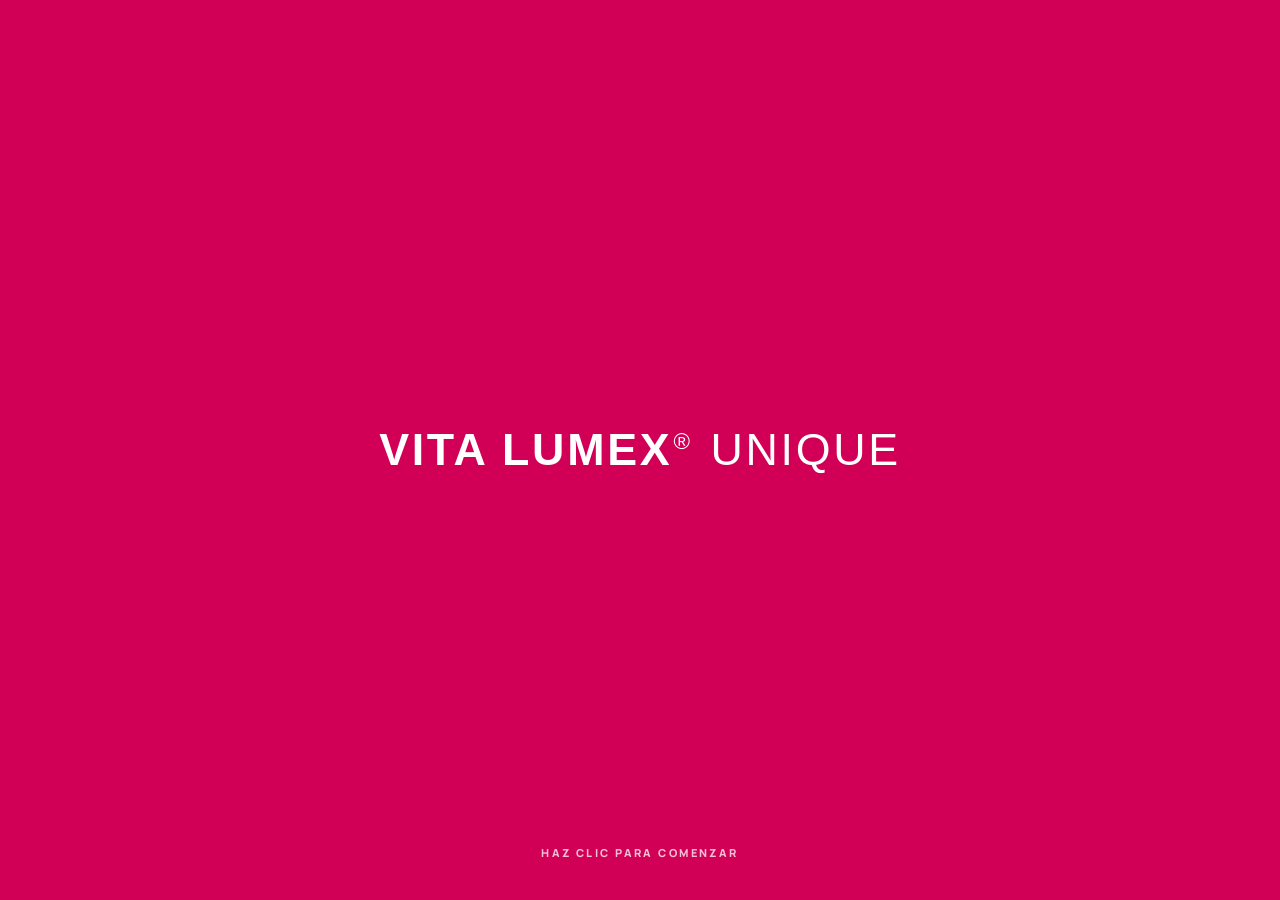
<file: index.html>
<!doctype html>
<html lang="es"><head><meta charset="utf-8"><meta name="viewport" content="width=device-width,initial-scale=1,viewport-fit=cover"><meta name="theme-color" content="#08080a"><meta name="description" content="Masterclass de Norman Díaz: VITA LUMEX UNIQUE GINGIVA. Color, microcapas y textura. 24 de octubre de 2026."><title>VITA LUMEX UNIQUE</title><link rel="preload" href="assets/image48.jpeg" as="image"><link rel="stylesheet" href="styles.css?v=21"></head><body>
<section id="introSplash" class="intro-splash" aria-label="VITA LUMEX UNIQUE" aria-live="polite"><h1 class="brand-title"><span class="part-left">VITA LUMEX<span class="registered">®</span></span><span class="spacer" aria-hidden="true"></span><span class="part-right">UNIQUE</span></h1><span class="intro-hint" aria-hidden="true">Haz clic para comenzar</span></section>
<header class="public-only"><div class="brand"><span class="wordmark">VITA</span><small>LUMEX® UNIQUE<br>GINGIVA MASTERCLASS</small></div><nav class="tools" aria-label="Herramientas"><button id="indexBtn">Índice</button><button id="exploreBtn">Explorar</button><button id="notesBtn">Expositor ↗</button><button id="sourceBtn">Fuentes</button><button id="fullBtn" aria-label="Pantalla completa">⛶</button></nav></header>
<div id="exploreBanner" class="explore-banner public-only" hidden><span>Exploración libre · tu posición de exposición está guardada</span><button id="returnBtn">Volver a la charla</button></div>
<main id="stage" class="stage public-only" aria-label="Diapositiva actual"></main>
<footer class="public-only"><div class="progress-track" aria-hidden="true"><span id="progress"></span></div><div class="footer-left"><span id="counter" class="counter" aria-live="polite"></span><span id="chapter" class="chapter-label"></span></div><div class="footer-right"><button id="prev" class="nav-button" aria-label="Diapositiva anterior">←</button><button id="next" class="nav-button" aria-label="Diapositiva siguiente">→</button></div></footer>
<section id="presenter" class="speaker-only presenter-shell" aria-label="Consola del expositor"></section>
<dialog id="modal"><div class="dialog-header"><h2 id="modalTitle"></h2><button id="closeModal" aria-label="Cerrar diálogo">✕</button></div><div id="modalContent"></div></dialog><div id="toast" class="toast" hidden role="status"></div>
<noscript>Esta presentación interactiva necesita JavaScript habilitado.</noscript>
<script src="slides.js?v=21"></script><script src="app.js?v=21"></script></body></html>
</file>
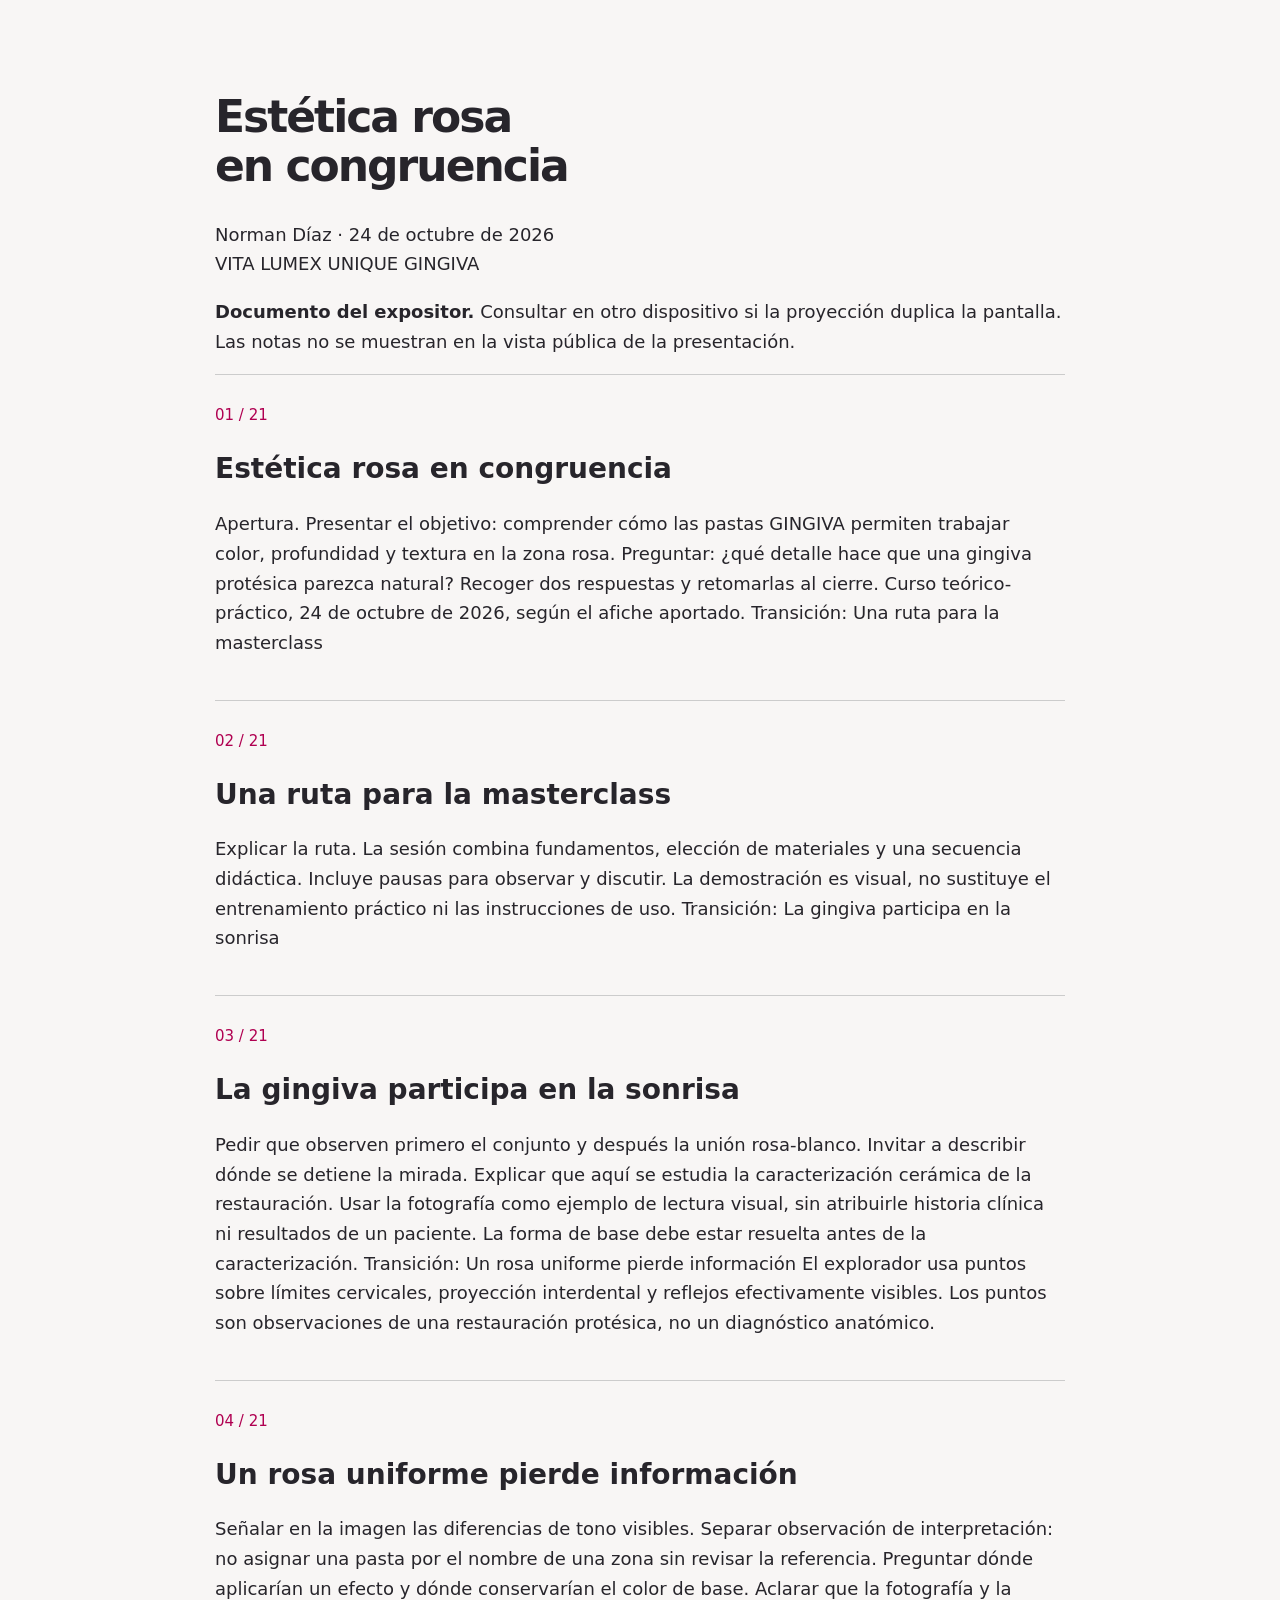
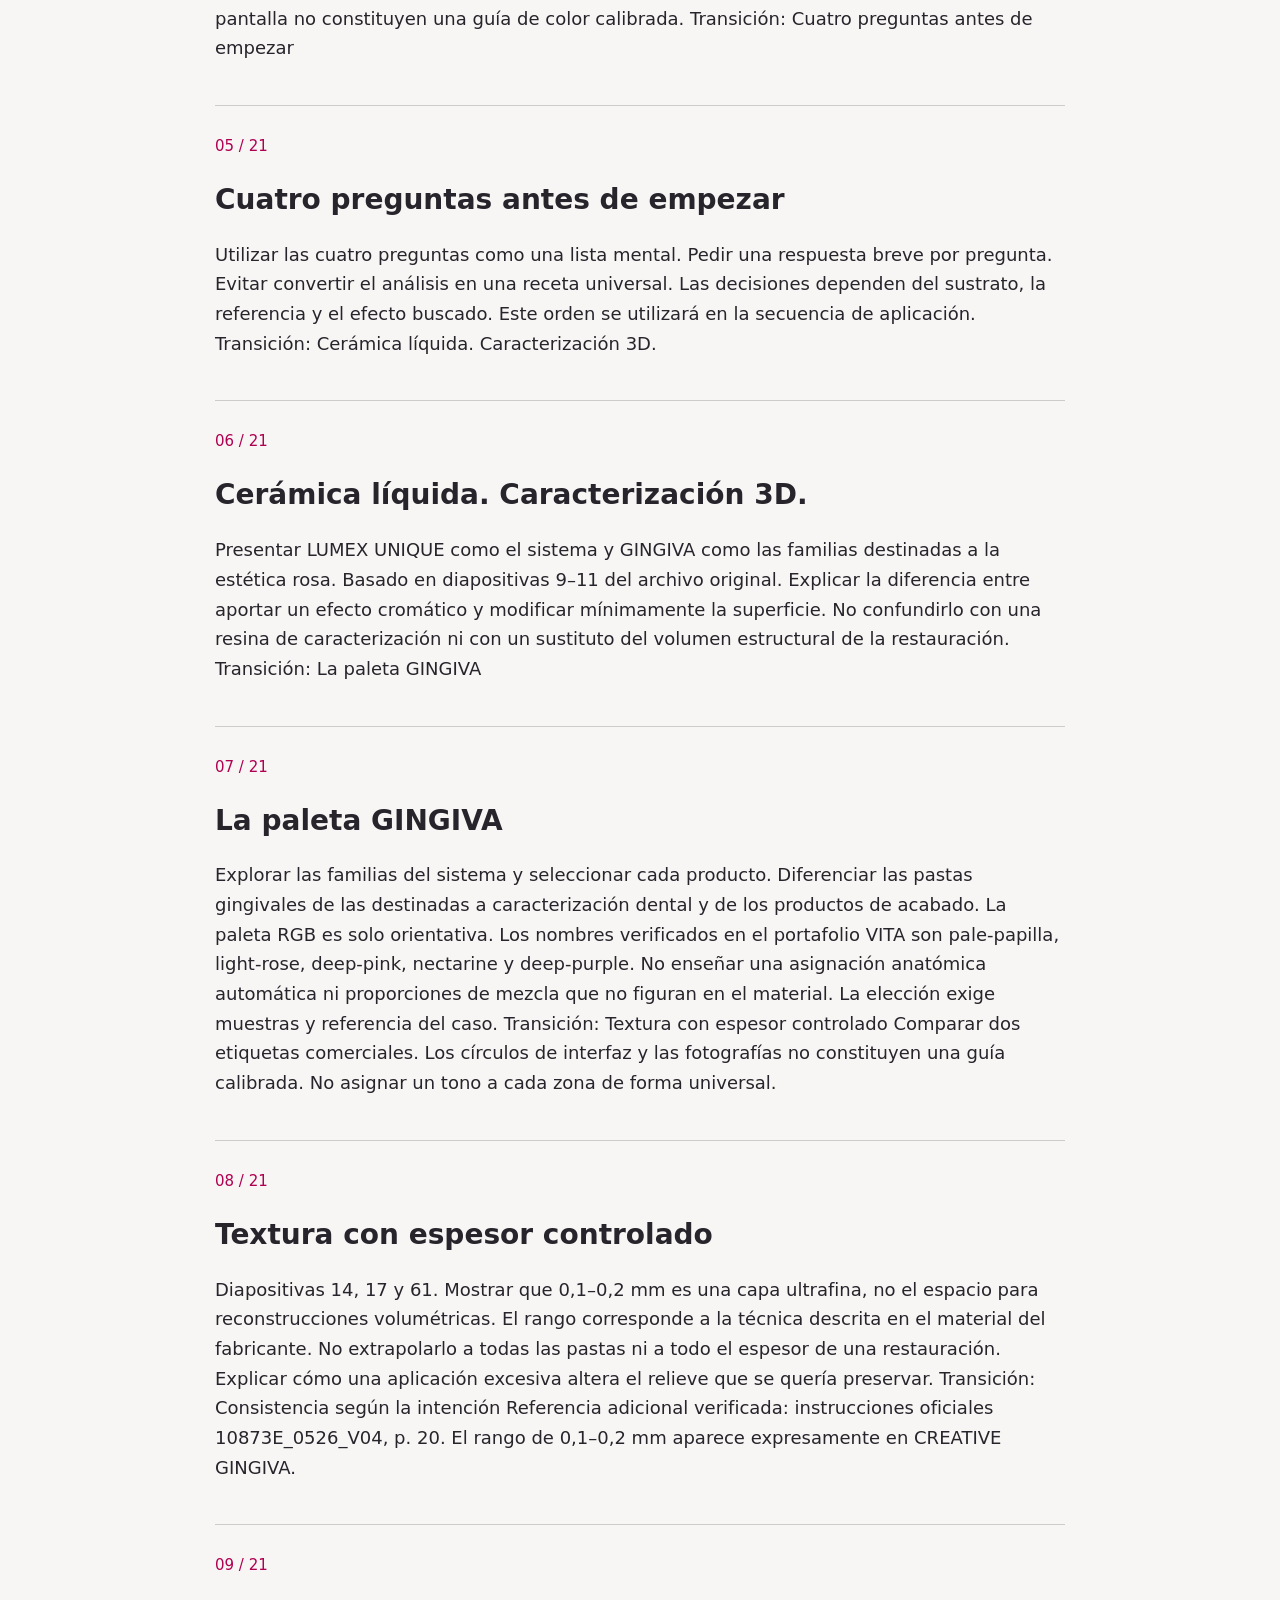
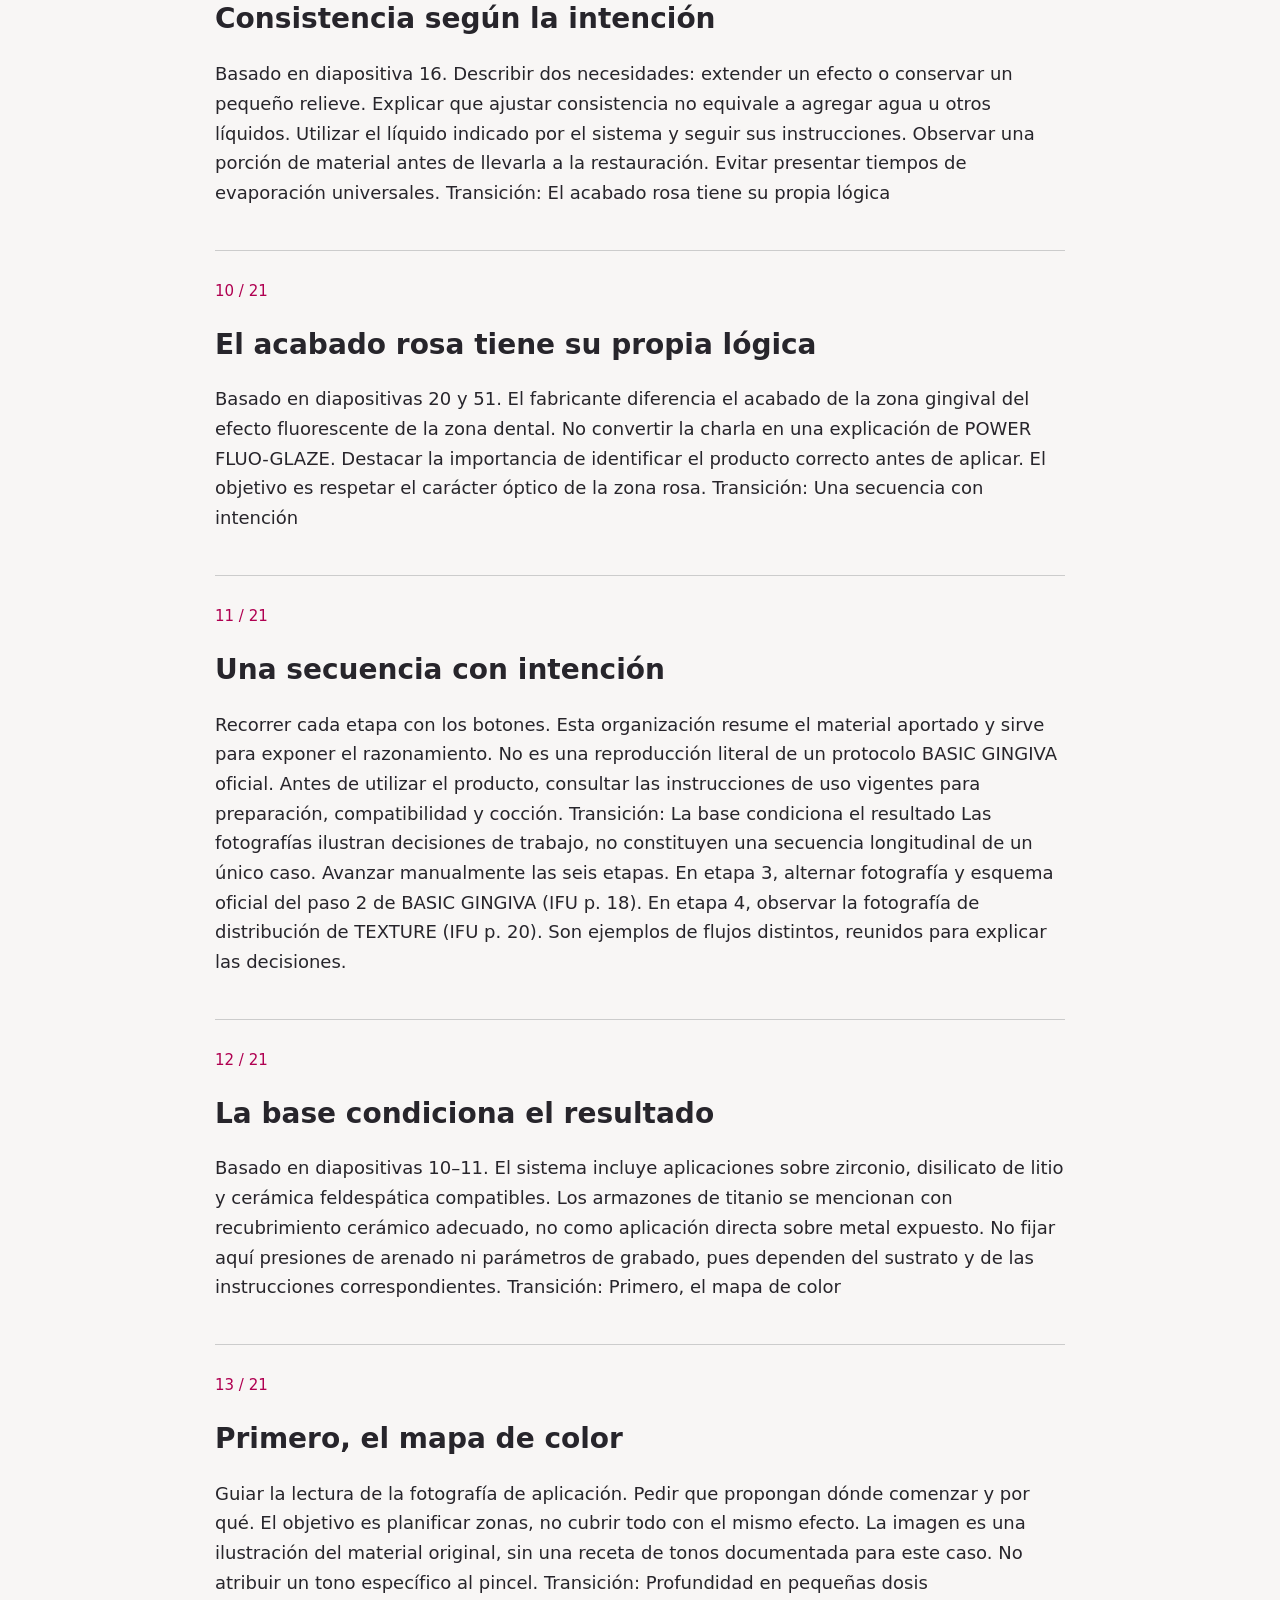
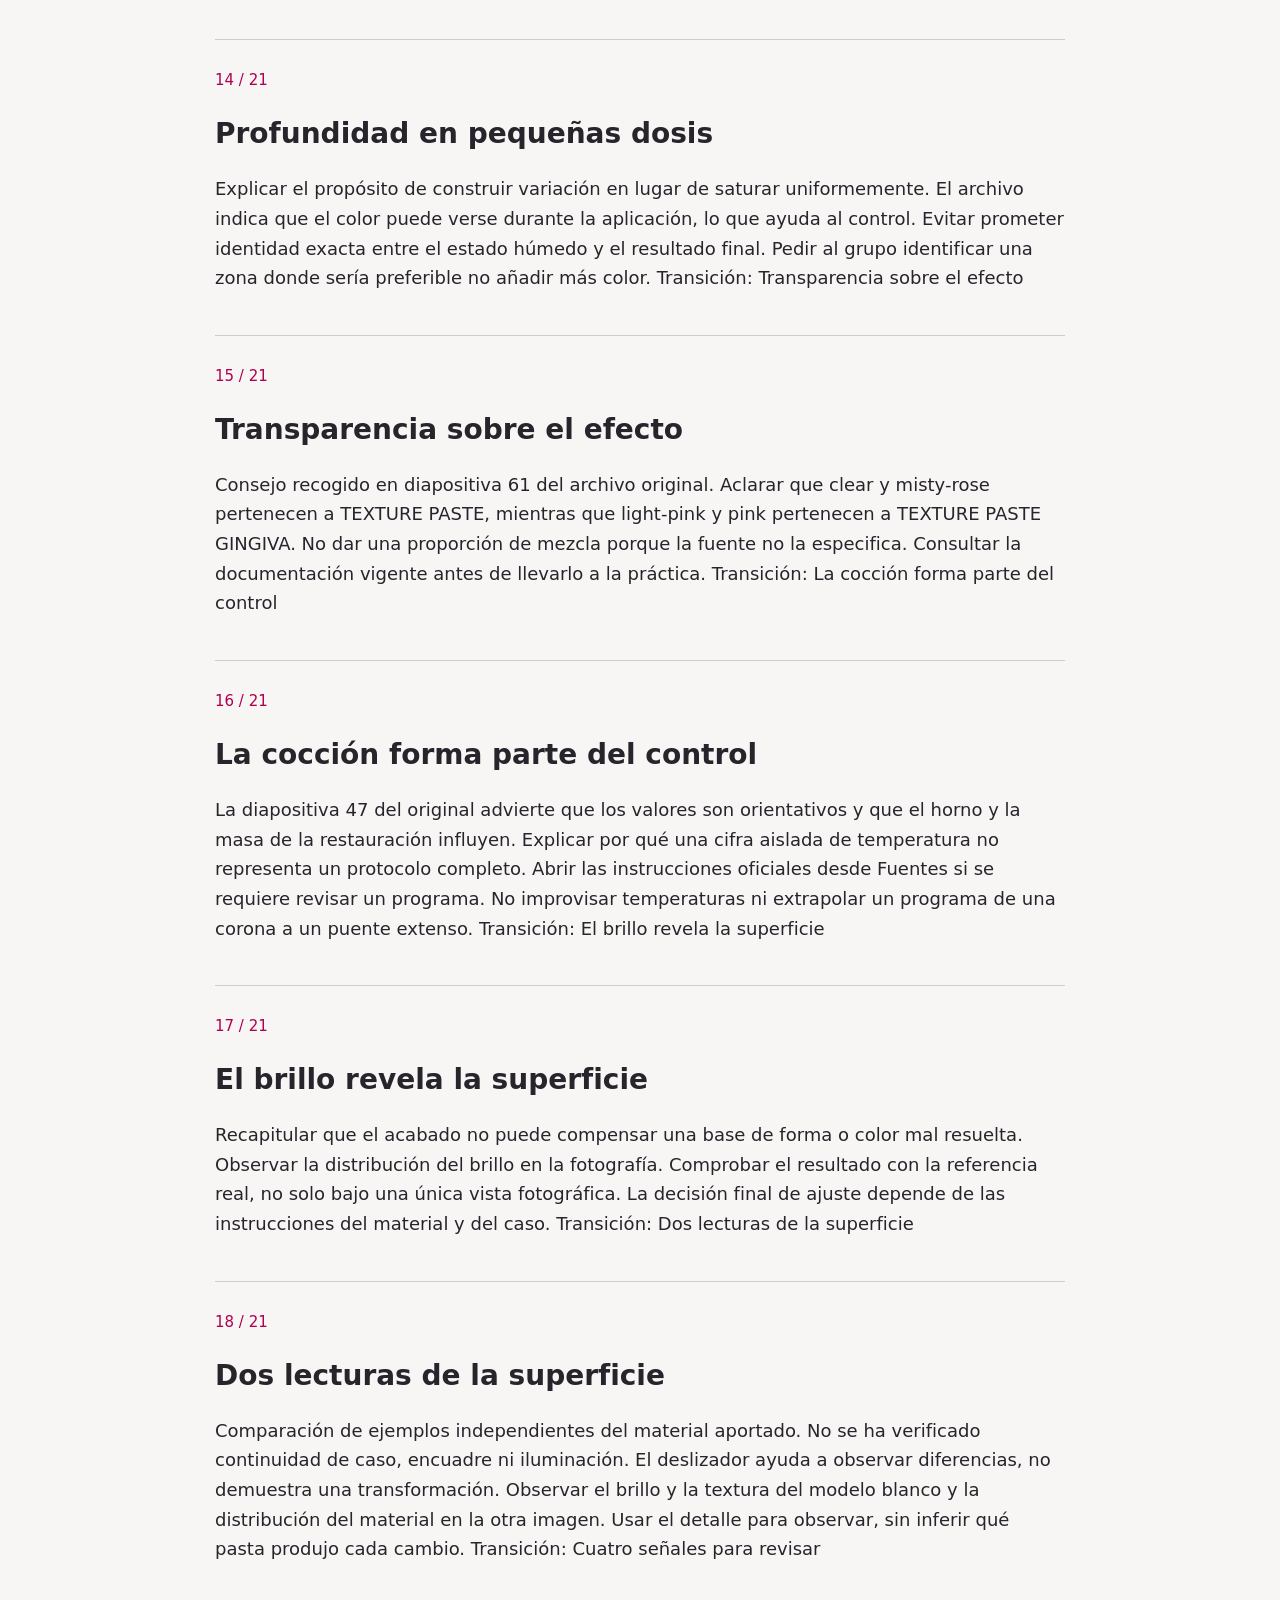
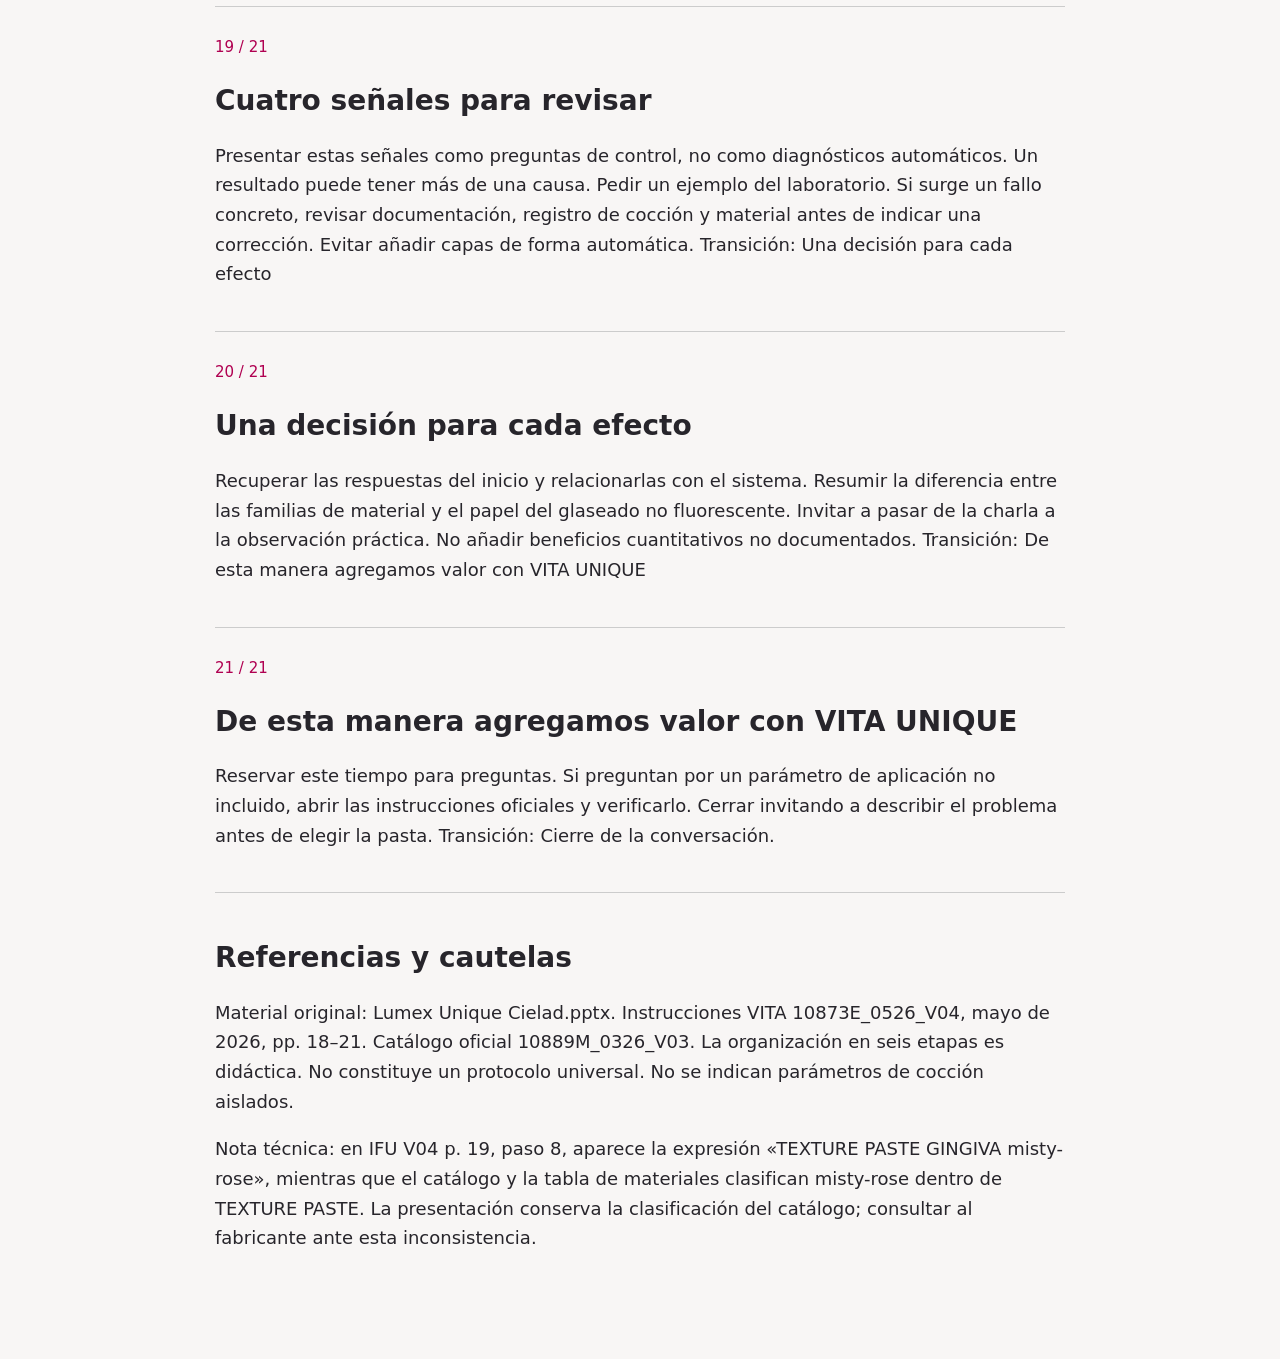
<file: Notas_Norman_Diaz.html>
<!doctype html><html lang="es"><meta charset="utf-8"><meta name="viewport" content="width=device-width,initial-scale=1"><title>Notas de Norman Díaz · GINGIVA</title><style>body{font:18px/1.65 system-ui;background:#f8f6f5;color:#27252b;max-width:850px;margin:40px auto;padding:24px}h1{font-size:44px;line-height:1.1;letter-spacing:-2px}h2{font-size:28px;line-height:1.2}small{color:#b00051}section{border-top:1px solid #ccc;padding:24px 0;break-inside:avoid}@media print{body{font-size:12pt;margin:0}h1{font-size:30pt}h2{font-size:20pt}}</style><h1>Estética rosa<br>en congruencia</h1><p>Norman Díaz · 24 de octubre de 2026<br>VITA LUMEX UNIQUE GINGIVA</p><p><b>Documento del expositor.</b> Consultar en otro dispositivo si la proyección duplica la pantalla. Las notas no se muestran en la vista pública de la presentación.</p><section><small>01 / 21</small><h2>Estética rosa  en congruencia </h2><p>Apertura. Presentar el objetivo: comprender cómo las pastas GINGIVA permiten trabajar color, profundidad y textura en la zona rosa. Preguntar: ¿qué detalle hace que una gingiva protésica parezca natural? Recoger dos respuestas y retomarlas al cierre. Curso teórico-práctico, 24 de octubre de 2026, según el afiche aportado. Transición: Una ruta para la masterclass</p></section><section><small>02 / 21</small><h2>Una ruta para la masterclass</h2><p>Explicar la ruta. La sesión combina fundamentos, elección de materiales y una secuencia didáctica. Incluye pausas para observar y discutir. La demostración es visual, no sustituye el entrenamiento práctico ni las instrucciones de uso. Transición: La gingiva participa en la sonrisa</p></section><section><small>03 / 21</small><h2>La gingiva participa en la sonrisa</h2><p>Pedir que observen primero el conjunto y después la unión rosa-blanco. Invitar a describir dónde se detiene la mirada. Explicar que aquí se estudia la caracterización cerámica de la restauración. Usar la fotografía como ejemplo de lectura visual, sin atribuirle historia clínica ni resultados de un paciente. La forma de base debe estar resuelta antes de la caracterización. Transición: Un rosa uniforme pierde información El explorador usa puntos sobre límites cervicales, proyección interdental y reflejos efectivamente visibles. Los puntos son observaciones de una restauración protésica, no un diagnóstico anatómico.</p></section><section><small>04 / 21</small><h2>Un rosa uniforme pierde información</h2><p>Señalar en la imagen las diferencias de tono visibles. Separar observación de interpretación: no asignar una pasta por el nombre de una zona sin revisar la referencia. Preguntar dónde aplicarían un efecto y dónde conservarían el color de base. Aclarar que la fotografía y la pantalla no constituyen una guía de color calibrada. Transición: Cuatro preguntas antes de empezar</p></section><section><small>05 / 21</small><h2>Cuatro preguntas antes de empezar</h2><p>Utilizar las cuatro preguntas como una lista mental. Pedir una respuesta breve por pregunta. Evitar convertir el análisis en una receta universal. Las decisiones dependen del sustrato, la referencia y el efecto buscado. Este orden se utilizará en la secuencia de aplicación. Transición: Cerámica líquida. Caracterización 3D.</p></section><section><small>06 / 21</small><h2>Cerámica líquida. Caracterización 3D.</h2><p>Presentar LUMEX UNIQUE como el sistema y GINGIVA como las familias destinadas a la estética rosa. Basado en diapositivas 9–11 del archivo original. Explicar la diferencia entre aportar un efecto cromático y modificar mínimamente la superficie. No confundirlo con una resina de caracterización ni con un sustituto del volumen estructural de la restauración. Transición: La paleta GINGIVA</p></section><section><small>07 / 21</small><h2>La paleta GINGIVA</h2><p>Explorar las familias del sistema y seleccionar cada producto. Diferenciar las pastas gingivales de las destinadas a caracterización dental y de los productos de acabado. La paleta RGB es solo orientativa. Los nombres verificados en el portafolio VITA son pale-papilla, light-rose, deep-pink, nectarine y deep-purple. No enseñar una asignación anatómica automática ni proporciones de mezcla que no figuran en el material. La elección exige muestras y referencia del caso. Transición: Textura con espesor controlado Comparar dos etiquetas comerciales. Los círculos de interfaz y las fotografías no constituyen una guía calibrada. No asignar un tono a cada zona de forma universal.</p></section><section><small>08 / 21</small><h2>Textura con espesor controlado</h2><p>Diapositivas 14, 17 y 61. Mostrar que 0,1–0,2 mm es una capa ultrafina, no el espacio para reconstrucciones volumétricas. El rango corresponde a la técnica descrita en el material del fabricante. No extrapolarlo a todas las pastas ni a todo el espesor de una restauración. Explicar cómo una aplicación excesiva altera el relieve que se quería preservar. Transición: Consistencia según la intención Referencia adicional verificada: instrucciones oficiales 10873E_0526_V04, p. 20. El rango de 0,1–0,2 mm aparece expresamente en CREATIVE GINGIVA.</p></section><section><small>09 / 21</small><h2>Consistencia según la intención</h2><p>Basado en diapositiva 16. Describir dos necesidades: extender un efecto o conservar un pequeño relieve. Explicar que ajustar consistencia no equivale a agregar agua u otros líquidos. Utilizar el líquido indicado por el sistema y seguir sus instrucciones. Observar una porción de material antes de llevarla a la restauración. Evitar presentar tiempos de evaporación universales. Transición: El acabado rosa tiene su propia lógica</p></section><section><small>10 / 21</small><h2>El acabado rosa tiene su propia lógica</h2><p>Basado en diapositivas 20 y 51. El fabricante diferencia el acabado de la zona gingival del efecto fluorescente de la zona dental. No convertir la charla en una explicación de POWER FLUO-GLAZE. Destacar la importancia de identificar el producto correcto antes de aplicar. El objetivo es respetar el carácter óptico de la zona rosa. Transición: Una secuencia con intención</p></section><section><small>11 / 21</small><h2>Una secuencia con intención</h2><p>Recorrer cada etapa con los botones. Esta organización resume el material aportado y sirve para exponer el razonamiento. No es una reproducción literal de un protocolo BASIC GINGIVA oficial. Antes de utilizar el producto, consultar las instrucciones de uso vigentes para preparación, compatibilidad y cocción. Transición: La base condiciona el resultado Las fotografías ilustran decisiones de trabajo, no constituyen una secuencia longitudinal de un único caso. Avanzar manualmente las seis etapas. En etapa 3, alternar fotografía y esquema oficial del paso 2 de BASIC GINGIVA (IFU p. 18). En etapa 4, observar la fotografía de distribución de TEXTURE (IFU p. 20). Son ejemplos de flujos distintos, reunidos para explicar las decisiones.</p></section><section><small>12 / 21</small><h2>La base condiciona el resultado</h2><p>Basado en diapositivas 10–11. El sistema incluye aplicaciones sobre zirconio, disilicato de litio y cerámica feldespática compatibles. Los armazones de titanio se mencionan con recubrimiento cerámico adecuado, no como aplicación directa sobre metal expuesto. No fijar aquí presiones de arenado ni parámetros de grabado, pues dependen del sustrato y de las instrucciones correspondientes. Transición: Primero, el mapa de color</p></section><section><small>13 / 21</small><h2>Primero, el mapa de color</h2><p>Guiar la lectura de la fotografía de aplicación. Pedir que propongan dónde comenzar y por qué. El objetivo es planificar zonas, no cubrir todo con el mismo efecto. La imagen es una ilustración del material original, sin una receta de tonos documentada para este caso. No atribuir un tono específico al pincel. Transición: Profundidad en pequeñas dosis</p></section><section><small>14 / 21</small><h2>Profundidad en pequeñas dosis</h2><p>Explicar el propósito de construir variación en lugar de saturar uniformemente. El archivo indica que el color puede verse durante la aplicación, lo que ayuda al control. Evitar prometer identidad exacta entre el estado húmedo y el resultado final. Pedir al grupo identificar una zona donde sería preferible no añadir más color. Transición: Transparencia sobre el efecto</p></section><section><small>15 / 21</small><h2>Transparencia sobre el efecto</h2><p>Consejo recogido en diapositiva 61 del archivo original. Aclarar que clear y misty-rose pertenecen a TEXTURE PASTE, mientras que light-pink y pink pertenecen a TEXTURE PASTE GINGIVA. No dar una proporción de mezcla porque la fuente no la especifica. Consultar la documentación vigente antes de llevarlo a la práctica. Transición: La cocción forma parte del control</p></section><section><small>16 / 21</small><h2>La cocción forma parte del control</h2><p>La diapositiva 47 del original advierte que los valores son orientativos y que el horno y la masa de la restauración influyen. Explicar por qué una cifra aislada de temperatura no representa un protocolo completo. Abrir las instrucciones oficiales desde Fuentes si se requiere revisar un programa. No improvisar temperaturas ni extrapolar un programa de una corona a un puente extenso. Transición: El brillo revela la superficie</p></section><section><small>17 / 21</small><h2>El brillo revela la superficie</h2><p>Recapitular que el acabado no puede compensar una base de forma o color mal resuelta. Observar la distribución del brillo en la fotografía. Comprobar el resultado con la referencia real, no solo bajo una única vista fotográfica. La decisión final de ajuste depende de las instrucciones del material y del caso. Transición: Dos lecturas de la superficie</p></section><section><small>18 / 21</small><h2>Dos lecturas de la superficie</h2><p>Comparación de ejemplos independientes del material aportado. No se ha verificado continuidad de caso, encuadre ni iluminación. El deslizador ayuda a observar diferencias, no demuestra una transformación. Observar el brillo y la textura del modelo blanco y la distribución del material en la otra imagen. Usar el detalle para observar, sin inferir qué pasta produjo cada cambio. Transición: Cuatro señales para revisar</p></section><section><small>19 / 21</small><h2>Cuatro señales para revisar</h2><p>Presentar estas señales como preguntas de control, no como diagnósticos automáticos. Un resultado puede tener más de una causa. Pedir un ejemplo del laboratorio. Si surge un fallo concreto, revisar documentación, registro de cocción y material antes de indicar una corrección. Evitar añadir capas de forma automática. Transición: Una decisión para cada efecto</p></section><section><small>20 / 21</small><h2>Una decisión para cada efecto</h2><p>Recuperar las respuestas del inicio y relacionarlas con el sistema. Resumir la diferencia entre las familias de material y el papel del glaseado no fluorescente. Invitar a pasar de la charla a la observación práctica. No añadir beneficios cuantitativos no documentados. Transición: De esta manera agregamos valor con VITA UNIQUE</p></section><section><small>21 / 21</small><h2>De esta manera agregamos valor con VITA UNIQUE</h2><p>Reservar este tiempo para preguntas. Si preguntan por un parámetro de aplicación no incluido, abrir las instrucciones oficiales y verificarlo. Cerrar invitando a describir el problema antes de elegir la pasta. Transición: Cierre de la conversación.</p></section><section><h2>Referencias y cautelas</h2><p>Material original: Lumex Unique Cielad.pptx. Instrucciones VITA 10873E_0526_V04, mayo de 2026, pp. 18–21. Catálogo oficial 10889M_0326_V03. La organización en seis etapas es didáctica. No constituye un protocolo universal. No se indican parámetros de cocción aislados.</p><p>Nota técnica: en IFU V04 p. 19, paso 8, aparece la expresión «TEXTURE PASTE GINGIVA misty-rose», mientras que el catálogo y la tabla de materiales clasifican misty-rose dentro de TEXTURE PASTE. La presentación conserva la clasificación del catálogo; consultar al fabricante ante esta inconsistencia.</p></section></html>
</file>
<file: styles.css>
@import url('fonts.css');
body.dark:has(.scene img[src$="/image73.png"]),body.dark:has(.scene.split img[src$="/image74.png"]){background:#000}
:root{--pink:#dd0064;--black:#08080a;--paper:#f8f6f5;--ink:#27252b;--muted:#746f78;--line:#82748235;--ease:cubic-bezier(.22,1,.36,1)}
.intro-splash{position:fixed;inset:0;z-index:100;display:flex;align-items:center;justify-content:center;overflow:hidden;background:#d10056;color:#fff;cursor:pointer;transition:opacity .6s cubic-bezier(.4,0,.2,1),visibility .6s cubic-bezier(.4,0,.2,1)}.intro-splash.is-leaving{opacity:0;pointer-events:none}.intro-splash.is-hidden{opacity:0;visibility:hidden;pointer-events:none}.intro-splash .brand-title{display:flex;align-items:baseline;margin:0;color:#fff;font-family:-apple-system,BlinkMacSystemFont,"Segoe UI",Roboto,Helvetica,Arial,sans-serif;font-size:clamp(1.6rem,5vw,2.8rem);letter-spacing:.06em;text-transform:uppercase;user-select:none}.intro-splash .part-left{display:inline-block;font-weight:800;white-space:nowrap;animation:slideInLeft 1.25s cubic-bezier(.22,1,.36,1) forwards}.intro-splash .registered{font-size:.5em;vertical-align:super;font-weight:400;margin-left:.05em}.intro-splash .spacer{width:.4em}.intro-splash .part-right{display:inline-block;font-weight:300;animation:slideInRight 1.25s cubic-bezier(.22,1,.36,1) forwards}.intro-splash.is-leaving .part-left{animation:slideOutLeft .6s cubic-bezier(.4,0,.2,1) forwards}.intro-splash.is-leaving .part-right{animation:slideOutRight .6s cubic-bezier(.4,0,.2,1) forwards}.intro-splash.is-leaving .intro-hint{opacity:0;transition:opacity .2s ease}.intro-hint{position:absolute;bottom:clamp(22px,4.5vh,44px);left:50%;transform:translateX(-50%);font-size:11px;letter-spacing:.22em;text-transform:uppercase;font-family:Manrope,sans-serif;font-weight:600;color:#ffffffc0;pointer-events:none;animation:introHintFade 2.4s ease-in-out infinite;white-space:nowrap}@keyframes introHintFade{0%,100%{opacity:.35;transform:translateX(-50%) translateY(0)}50%{opacity:.92;transform:translateX(-50%) translateY(-2px)}}@keyframes slideInLeft{0%{transform:translateX(-220px);filter:blur(14px);opacity:0}100%{transform:translateX(0);filter:blur(0);opacity:1}}@keyframes slideInRight{0%{transform:translateX(220px);filter:blur(14px);opacity:0}100%{transform:translateX(0);filter:blur(0);opacity:1}}@keyframes slideOutLeft{0%{transform:translateX(0);filter:blur(0);opacity:1}100%{transform:translateX(-240px);filter:blur(16px);opacity:0}}@keyframes slideOutRight{0%{transform:translateX(0);filter:blur(0);opacity:1}100%{transform:translateX(240px);filter:blur(16px);opacity:0}}@media(prefers-reduced-motion:reduce){.intro-splash .part-left,.intro-splash .part-right,.intro-hint{animation:none!important}}
*{box-sizing:border-box}html,body{margin:0;min-height:100%;background:var(--paper);color:var(--ink)}body{font-family:'DM Sans',sans-serif;overflow-x:hidden}button,input,a{touch-action:manipulation}button,a{-webkit-tap-highlight-color:transparent}button{font:inherit;color:inherit;cursor:pointer;border:1px solid var(--line);background:transparent;min-height:44px;padding:10px 16px;border-radius:4px}button:hover{border-color:var(--pink)}button:disabled{opacity:.35;cursor:default}button[aria-pressed=true],button.active{background:var(--pink);border-color:var(--pink);color:white}button:focus-visible,a:focus-visible,input:focus-visible{outline:3px solid #ef5399;outline-offset:4px}a{color:inherit;text-underline-offset:4px}h1,h2,h3{font-family:Manrope,sans-serif;font-weight:500}header{height:76px;display:flex;align-items:center;justify-content:space-between;padding:0 3.4vw;gap:20px;border-bottom:1px solid var(--line)}.brand{display:flex;align-items:center;gap:16px}.wordmark{font-family:Manrope;font-size:22px;letter-spacing:-1px;font-weight:800;color:var(--pink)}.brand small{font-size:10px;letter-spacing:2px}.tools{display:flex;gap:7px;align-items:center}.tools button{font-size:12px}.stage{min-height:calc(100svh - 150px)}.scene{min-height:calc(100svh - 150px);padding:5vh 6vw;position:relative}.split{display:grid;grid-template-columns:.9fr 1.1fr;align-items:center;gap:5vw}.split.reverse{grid-template-columns:1.1fr .9fr}.split.reverse .copy{order:2}.eyebrow{color:var(--pink);font-size:11px;font-weight:700;letter-spacing:2.4px;text-transform:uppercase;margin-bottom:22px}h1{font-size:clamp(36px,4.5vw,78px);line-height:1.06;letter-spacing:-.055em;margin:0 0 25px}h1 em{font-style:normal;color:var(--pink)}.sub{font-size:clamp(17px,1.5vw,24px);line-height:1.5;max-width:44em;color:var(--muted)}.points{list-style:none;padding:0;margin:24px 0 0}.points li{border-top:1px solid var(--line);padding:14px 0;font-size:clamp(16px,1.35vw,22px);line-height:1.4}.points li span{color:var(--pink);font-size:11px;margin-right:16px}figure{margin:0;min-width:0}figure img{display:block;width:100%;max-height:58svh;object-fit:contain}.caption,.hint{font-size:12px;line-height:1.5;color:var(--muted);margin-top:12px}.caption{font-size:10px;letter-spacing:1px}.image-wrap{overflow:hidden;background:#e9e6e5;border-radius:3px}.image-wrap img{transition:transform 1s var(--ease)}.dark{background:var(--black);color:white;--muted:#b5b0b9;--line:#ffffff25}.dark .eyebrow{color:#ff6bac}.dark header .wordmark{color:#ff6bac}.dark button{color:inherit}.hero{display:flex;align-items:center;isolation:isolate;overflow:hidden;padding:7vh 6vw}.hero-bg{position:absolute;inset:0;z-index:-2;overflow:hidden;background:var(--black)}.hero-bg img{width:100%;height:100%;object-fit:cover;object-position:70% 70%;opacity:.8;transform:scale(1.05)}.hero:after{content:'';position:absolute;inset:0;z-index:-1;background:linear-gradient(90deg,#08080af5 4%,#08080acc 35%,#08080a15 85%),linear-gradient(0deg,#08080a9c,transparent 40%)}.hero h1{font-size:clamp(54px,7vw,118px);max-width:10em}.hero .copy{max-width:68%}.hero .sub{color:#eee;letter-spacing:2px;font-size:15px}.signature{display:flex;gap:36px;margin-top:48px;font-size:14px}.signature span{display:block;margin-top:7px;color:#a8a3ad;font-size:12px}.hero .eyebrow{margin-bottom:40px}.agenda{display:grid;grid-template-columns:.8fr 1.2fr;gap:7vw;align-items:center}.chapter-list button{display:grid;grid-template-columns:40px 1fr auto;gap:12px;border:0;border-bottom:1px solid var(--line);border-radius:0;width:100%;text-align:left;padding:24px 0;align-items:center;font-size:clamp(18px,1.8vw,28px)}.chapter-list small{font-size:12px;color:var(--muted)}.chapter-list b{font-size:12px;color:var(--pink)}.statement{display:flex;flex-direction:column;justify-content:center;max-width:1500px;margin:auto}.statement h1{max-width:15em;font-size:clamp(44px,5.8vw,100px)}.statement .points{display:grid;grid-template-columns:repeat(3,1fr);gap:35px;margin-top:40px}.statement .sub{max-width:45em}.interactive-head{display:flex;justify-content:space-between;align-items:end;gap:25px;margin-bottom:24px}.interactive-head h1{font-size:clamp(32px,3.5vw,58px);margin:0}.interactive-head .sub{font-size:15px;max-width:28em}.interactive{padding-top:3.5vh;padding-bottom:3vh}.lab-grid{display:grid;grid-template-columns:1.25fr .75fr;gap:clamp(20px,3vw,32px);align-items:center}.explorer-window{position:relative;overflow:hidden;background:linear-gradient(145deg,#18141ef0,#110e16dc);border-radius:12px;border:1px solid #ffffff1a;box-shadow:0 12px 30px #00000066;aspect-ratio:1.65;max-height:clamp(240px,44vh,380px)}.explorer-canvas{position:absolute;inset:0;transform-origin:var(--ox,50%) var(--oy,50%);transform:scale(var(--zoom,1));transition:transform 1s var(--ease)}.explorer-canvas>img{width:100%;height:100%;object-fit:fill}.hotspot{position:absolute;left:var(--x);top:var(--y);padding:0;transform:translate(-50%,-50%);width:44px;height:44px;min-height:44px;border-radius:50%;background:#08080a88;color:white;border:1px solid white;box-shadow:0 0 0 6px #ffffff15}.hotspot[aria-pressed=true]{box-shadow:0 0 0 9px #dd006433}.hotspot::after{content:'';position:absolute;width:4px;height:4px;background:white;border-radius:50%;left:19px;top:19px}.hotspot span{position:absolute;left:50px;top:9px;white-space:nowrap;background:#08080a;padding:5px;font-size:10px;display:none}.hotspot:hover span,.hotspot:focus span{display:block}.detail-copy h2{font-size:clamp(25px,2.4vw,39px);letter-spacing:-.04em;line-height:1.15}.detail-copy p{font-size:17px;line-height:1.55;color:var(--muted)}.detail-copy .number{font-size:13px;color:var(--pink);letter-spacing:3px}.control-row{display:flex;flex-wrap:wrap;align-items:center;gap:8px;margin-top:20px}.control-row button{font-size:12px}.swatch{min-width:0;border:0;border-bottom:2px solid var(--line);border-radius:0;background:transparent!important;color:inherit!important}.swatch[aria-pressed=true]{border-color:var(--pink)}.swatch i{display:block;background:var(--tone);width:clamp(30px,3.4vw,44px);height:clamp(30px,3.4vw,44px);border-radius:50%;margin:0 auto 6px;transition:transform .35s var(--ease)}.swatch[aria-pressed=true] i{transform:translateY(-6px);box-shadow:0 0 0 5px var(--paper),0 0 0 6px var(--pink)}.workflow-grid{display:grid;grid-template-columns:1.15fr .85fr;gap:35px;align-items:center}.workflow-picture img{width:100%;height:38svh;object-fit:contain}.step-nav{display:flex;gap:7px;margin:20px 0}.step-nav button{flex:1;padding:10px 4px}.step-content h2{font-size:clamp(27px,3vw,44px);letter-spacing:-.04em;margin:10px 0}.step-content p{font-size:18px;line-height:1.5;color:var(--muted)}.step-progress{height:2px;background:var(--line);margin-top:18px}.step-progress span{display:block;height:100%;background:var(--pink);transition:width .4s}.micro-layout{display:grid;grid-template-columns:1.2fr .8fr;gap:clamp(20px,3.5vw,40px);align-items:center}.micro-diagram{width:100%;height:clamp(210px,26vh,260px);background:#141217;border-radius:4px;position:relative;overflow:hidden}.micro-diagram svg{width:100%;height:100%}.micro-controls{display:grid;gap:10px}.micro-controls label{display:grid;gap:4px;font-size:14px}.micro-controls input{width:100%;accent-color:var(--pink);min-height:36px;height:36px}.micro-controls p{margin:0}.micro-controls .control-row{margin-top:6px}.micro-label{font-size:clamp(26px,3vw,44px);font-family:Manrope;letter-spacing:-.04em;color:var(--pink);margin:8px 0 4px}.compare-stage{max-width:min(100%,calc(clamp(220px,44vh,370px)*2));margin:0 auto;display:flex;flex-direction:column;align-items:center}.comparison{position:relative;aspect-ratio:2/1;width:100%;overflow:hidden;background:#19171c;--cut:50%}.comparison .plane{position:absolute;inset:0;overflow:hidden}.comparison .plane img{width:100%;height:100%;object-fit:contain;transition:transform .7s var(--ease)}.comparison .plane.b{clip-path:inset(0 0 0 var(--cut));background:#19171c}.comparison .divider{position:absolute;left:var(--cut);height:100%;border-left:2px solid white;pointer-events:none}.comparison .divider:after{content:'↔';position:absolute;top:50%;left:-23px;width:44px;height:44px;display:grid;place-items:center;background:var(--pink);border-radius:50%;color:white}.comparison .badge{position:absolute;top:12px;left:16px;background:#08080ab0;color:white;padding:7px 12px;font-size:11px}.comparison .badge.right{left:auto;right:16px}.compare-range{width:100%;min-height:36px;height:36px;accent-color:var(--pink);margin-top:6px}.compare-stage .control-row{margin-top:8px;justify-content:center}.comparison.zoomed img{transform:scale(1.8);transform-origin:63% 65%}.exercise-grid{display:grid;grid-template-columns:1.1fr .9fr;gap:40px;align-items:center}.exercise-grid .image-wrap{background:transparent}.exercise-grid img{width:auto;max-width:100%;max-height:45svh;object-fit:contain;margin:0 auto;border-radius:4px}.answers{display:grid;grid-template-columns:1fr 1fr;gap:8px}.answers button{text-align:left;font-size:15px}.discussion{min-height:82px;font-size:17px;line-height:1.5;padding-top:20px;color:var(--muted)}footer{min-height:74px;display:flex;align-items:center;justify-content:space-between;padding:10px 3.4vw;gap:15px;border-top:1px solid var(--line);position:relative}.progress-track{height:2px;position:absolute;top:-1px;left:0;width:100%;background:var(--line)}.progress-track span{display:block;height:100%;background:var(--pink);transition:width .5s}.footer-left,.footer-right{display:flex;align-items:center;gap:14px}.counter{font-size:13px;letter-spacing:2px}.chapter-label{font-size:10px;letter-spacing:1px;color:var(--muted)}.nav-button{width:48px;font-size:20px;padding:4px}.explore-banner{background:var(--pink);color:white;display:flex;justify-content:space-between;align-items:center;padding:8px 4vw;font-size:13px}.explore-banner button{color:white;border-color:#ffffff66}.hidden,[hidden]{display:none!important}dialog{max-width:min(1000px,92vw);width:100%;max-height:88svh;padding:30px;border:1px solid #aaa2;border-radius:8px;background:var(--paper);color:var(--ink)}dialog::backdrop{background:#08080ac9;backdrop-filter:blur(12px)}.dialog-header{display:flex;justify-content:space-between;gap:20px;align-items:center;margin-bottom:22px}.dialog-header h2{font-size:28px;margin:0}.index-grid{display:grid;grid-template-columns:repeat(3,1fr);gap:9px}.index-grid button{text-align:left;padding:16px;font-size:15px;line-height:1.4}.index-grid small{display:block;color:var(--muted);font-size:10px;margin-bottom:7px}.index-grid .active small{color:white}.source-list p{font-size:16px;line-height:1.6}.source-list a{display:block;padding:12px 0}.toast{position:fixed;left:50%;bottom:90px;transform:translateX(-50%);background:#27252b;color:white;max-width:90vw;padding:15px 22px;z-index:9;border-radius:5px;font-size:14px}.presenter-shell{padding:32px;max-width:1300px;margin:auto}.presenter-shell h1{font-size:38px}.presenter-grid{display:grid;grid-template-columns:1.2fr .8fr;gap:35px}.speaker-notes{font-size:21px;line-height:1.65;white-space:pre-line}.next-preview{padding:25px;background:#e8e3e5}.next-preview h2{font-size:26px}.next-preview img{width:100%;max-height:240px;object-fit:contain}.speaker-only{display:none}.presenter .public-only{display:none!important}.presenter .speaker-only{display:block}
@media(min-width:1500px){.scene{padding-left:max(6vw,calc((100vw - 1560px)/2));padding-right:max(6vw,calc((100vw - 1560px)/2))}}
@media(max-width:1100px){header{height:68px;padding-inline:24px}.brand small{display:none}.tools button{padding:8px 11px}.scene{padding:4vh 4vw;min-height:calc(100svh - 142px)}.stage{min-height:calc(100svh - 142px)}h1{font-size:clamp(34px,4.9vw,58px)}.lab-grid{grid-template-columns:1.2fr .8fr;gap:22px}.detail-copy p{font-size:15px}.hero h1{font-size:7.8vw}.signature{margin-top:30px}.statement .points{gap:22px}.chapter-label{display:none}.tone-card{gap:12px}.tone-card h2{font-size:20px}.micro-layout{gap:25px}}
@media(orientation:portrait),(max-width:720px){header{height:auto;min-height:70px;flex-wrap:wrap;padding:14px 4vw;gap:10px}.tools{flex-wrap:wrap;gap:5px}.tools button{font-size:11px}.brand small{display:block}.scene{min-height:calc(100svh - 175px);padding:4vh 6vw}.split,.split.reverse,.agenda,.lab-grid,.workflow-grid,.micro-layout,.exercise-grid,.presenter-grid{grid-template-columns:1fr;gap:25px}.split.reverse .copy{order:0}.split h1{font-size:clamp(35px,6.4vw,65px)}.split .points{margin-top:15px}.split figure img{max-height:36svh}.hero{min-height:calc(100svh - 175px);align-items:flex-start;padding-top:8vh}.hero .copy{max-width:100%}.hero h1{font-size:clamp(52px,9.3vw,90px)}.hero-bg img{object-position:65% 80%;opacity:.65}.hero:after{background:linear-gradient(180deg,#08080aee 0%,#08080abb 35%,#08080a10 75%)}.signature{margin-top:30px}.interactive-head{display:block}.interactive-head h1{font-size:clamp(32px,5.7vw,52px)}.interactive-head .sub{margin-top:12px;max-width:none}.detail-copy h2{font-size:28px;margin:8px 0}.detail-copy p{font-size:17px}.explorer-window{aspect-ratio:1.5}.detail-copy .control-row{margin-top:12px}.palette{gap:6px}.swatch span{font-size:10px}.swatch i{width:44px;height:44px}.tone-grid{gap:20px}.tone-card{flex-direction:column;align-items:start}.tone-card img{width:105px}.tone-card p{font-size:14px}.workflow-picture img{height:27svh}.micro-diagram{height:240px}.micro-controls{gap:8px}.micro-label{font-size:38px}.comparison{aspect-ratio:1.25}.statement .points{grid-template-columns:1fr;gap:0;margin-top:20px}.agenda{gap:30px}.chapter-list button{padding:19px 0}.footer-left,.footer-right{gap:7px}footer{padding:10px 4vw;flex-wrap:wrap}.counter{font-size:11px}.index-grid{grid-template-columns:1fr 1fr}.exercise-grid img{max-height:30svh}.presenter-shell{padding:20px}.speaker-notes{font-size:18px}}
@media(max-height:720px) and (orientation:landscape){header{height:60px}.stage,.scene{min-height:calc(100svh - 124px)}.scene{padding-top:24px;padding-bottom:24px}h1{font-size:clamp(32px,4.1vw,58px);margin-bottom:16px}.eyebrow{margin-bottom:13px}.points li{padding:9px 0}.hero h1{font-size:6.8vw}.signature{margin-top:22px}.interactive-head{margin-bottom:15px}.interactive-head h1{font-size:35px}.micro-diagram{height:230px}.detail-copy p{font-size:15px}.comparison{aspect-ratio:2.7}.palette{margin:15px 0}.tone-card img{max-width:100px}footer{min-height:64px}}
@media(prefers-reduced-motion:reduce){*,*::before,*::after{animation:none!important;transition:none!important;scroll-behavior:auto!important}.hero-bg img{transform:none!important}}
.palette-scene{padding-top:2.8vh;padding-bottom:2.8vh}
.palette-scene .interactive-head{margin-bottom:14px}
.palette-layout{display:grid;grid-template-columns:1fr 1.08fr;gap:clamp(18px,2.5vw,36px);align-items:center}
.palette-sidebar{display:flex;flex-direction:column;gap:6px}
.palette-families{display:flex;flex-wrap:wrap;gap:5px;margin:0}
.palette-families button{font-size:10px;letter-spacing:.03em;padding:5px 9px;min-height:30px;height:30px}
.palette-family-intro{display:flex;align-items:center;justify-content:space-between;gap:12px;border-bottom:1px solid var(--line);padding:4px 0 2px;font-size:11px;letter-spacing:.08em}
.palette-family-intro span{color:var(--muted);font-size:11px;letter-spacing:0}
.palette{display:grid;grid-template-columns:repeat(auto-fit,minmax(64px,1fr));gap:6px;margin:4px 0}
.swatch{width:100%;padding:4px 2px}
.swatch i{display:block;background:var(--tone);width:clamp(34px,3.4vw,44px);height:clamp(34px,3.4vw,44px);border-radius:50%;margin:0 auto 5px;border:2px solid #ffffff24;box-shadow:0 4px 12px #00000066,inset 0 2px 4px #ffffff33;transition:transform .35s var(--ease),box-shadow .35s var(--ease)}
.swatch span{display:block;overflow-wrap:anywhere;font-size:11px;font-weight:500;line-height:1.2}
.palette-sidebar .control-row{margin-top:6px}
.palette-sidebar .control-row button{font-size:11px;padding:6px 12px;min-height:34px;height:34px}

.palette-showcase{display:flex;flex-direction:column;gap:14px;width:100%}
.palette-showcase .visual-frame,.palette-showcase .tone-copy{transition:opacity .22s cubic-bezier(.22,1,.36,1),transform .22s cubic-bezier(.22,1,.36,1);will-change:opacity,transform}
.palette-showcase.is-switching .visual-frame,.palette-showcase.is-switching .tone-copy{opacity:0;transform:scale(.98)}

.palette-showcase.single-mode .tone-card{display:flex;flex-direction:column;align-items:center;text-align:center;padding:18px 24px;gap:8px;border-top:3px solid var(--pink);background:linear-gradient(150deg,#191520f5,#100d15e6);box-shadow:0 18px 44px #00000088,inset 0 1px 0 #ffffff15}
.palette-showcase.single-mode .visual-frame{height:clamp(240px,28vh,310px);width:100%;display:flex;align-items:center;justify-content:center}
.palette-showcase.single-mode .visual-frame .product-visual{max-width:min(100%,480px);max-height:100%;width:auto;height:auto;object-fit:contain;filter:drop-shadow(0 22px 42px #000000dd);transition:transform .4s var(--ease);animation:floatVisual 6s ease-in-out infinite alternate}
.palette-showcase.single-mode .tone-card:hover .product-visual{transform:scale(1.08) translateY(-4px)}
.palette-showcase.single-mode .tone-copy{min-height:92px;display:flex;flex-direction:column;justify-content:flex-start}
.palette-showcase.single-mode .tone-copy .eyebrow{margin-bottom:4px}
.palette-showcase.single-mode .tone-copy h2{font-size:clamp(25px,2.7vw,34px);letter-spacing:-.03em;margin:0 0 4px;color:#fff}
.palette-showcase.single-mode .tone-copy p{font-size:14.5px;color:var(--muted);max-width:32em;margin:0 auto}
.palette-showcase.single-mode .tone-copy .product-number{display:inline-block;font-size:12px;font-weight:700;color:#ff6bac;background:#dd006424;border:1px solid #ff6bac38;padding:2px 12px;border-radius:99px;margin-bottom:4px}

.palette-showcase.is-comparing{display:grid;grid-template-columns:1fr 1fr;gap:14px}
.palette-showcase.is-comparing .tone-card{display:flex;flex-direction:column;align-items:center;text-align:center;padding:16px 14px;gap:8px;border-top:3px solid var(--pink);background:linear-gradient(150deg,#191520f5,#100d15e6);box-shadow:0 12px 30px #00000077}
.palette-showcase.is-comparing .visual-frame{height:clamp(140px,18vh,185px);width:100%;display:flex;align-items:center;justify-content:center}
.palette-showcase.is-comparing .visual-frame .product-visual{max-width:min(100%,250px);max-height:100%;width:auto;height:auto;object-fit:contain;filter:drop-shadow(0 14px 26px #000000cc);transition:transform .4s var(--ease)}
.palette-showcase.is-comparing .tone-card:hover .product-visual{transform:scale(1.06)}
.palette-showcase.is-comparing .tone-copy{min-height:76px;display:flex;flex-direction:column;justify-content:flex-start}
.palette-showcase.is-comparing .tone-copy h2{font-size:clamp(17px,1.6vw,22px);margin:0 0 4px;color:#fff}
.palette-showcase.is-comparing .tone-copy p{font-size:12.5px;color:var(--muted);line-height:1.35;margin:0}
.palette-showcase.is-comparing .tone-copy .product-number{font-size:11px;color:#ff6bac;background:#dd006424;border:1px solid #ff6bac38;padding:2px 8px;border-radius:99px}

@media(max-width:980px){.palette-layout{grid-template-columns:1fr}.palette-showcase.single-mode .visual-frame{height:200px}}
@media(max-width:720px){.palette{grid-template-columns:repeat(auto-fit,minmax(55px,1fr))}.palette-families button{font-size:9px;padding:4px 8px}.palette-showcase.is-comparing{grid-template-columns:1fr}.palette-showcase.is-comparing .visual-frame{height:150px}}
.editorial-surface{isolation:isolate;overflow:hidden;background:radial-gradient(circle at 88% 16%,#dd006424 0%,transparent 48%),radial-gradient(circle at 12% 88%,#76445f36 0%,transparent 52%),linear-gradient(135deg,#08080a 0%,#100c13 100%)}
.ambient-bg{position:absolute;inset:0;z-index:-1;pointer-events:none;overflow:hidden}
.ambient-bg::before{content:'';position:absolute;inset:0;background-image:radial-gradient(#ff6bac24 1px,transparent 1px);background-size:28px 28px;mask-image:radial-gradient(ellipse at 70% 45%,#000 15%,transparent 72%)}
.orb{position:absolute;border-radius:50%;filter:blur(60px);opacity:.6;animation:orbFloat 14s ease-in-out infinite alternate}
.orb.a{width:380px;height:380px;right:-80px;top:-90px;background:radial-gradient(circle,#dd006466,#dd006400 70%)}
.orb.b{width:340px;height:340px;left:18%;bottom:-110px;background:radial-gradient(circle,#a5658155,#76445f00 70%);animation-delay:-7s;animation-duration:18s}
.contour-ring{position:absolute;right:-110px;bottom:-140px;width:520px;height:520px;fill:none;stroke:#ff6bac24;stroke-width:1.2;animation:ringSpin 60s linear infinite}
@keyframes orbFloat{0%{transform:translate(0,0) scale(1)}100%{transform:translate(-28px,22px) scale(1.08)}}
@keyframes ringSpin{to{transform:rotate(360deg)}}
@keyframes pulseDot{0%,100%{transform:scale(1);opacity:1}50%{transform:scale(1.45);opacity:.45}}
@keyframes floatVisual{0%{transform:translateY(0)}100%{transform:translateY(-8px)}}
.editorial-pills{display:flex;flex-wrap:wrap;gap:10px;margin-top:24px}
.editorial-pills span{display:inline-flex;align-items:center;gap:8px;padding:7px 14px;border-radius:99px;background:#17131de0;border:1px solid #ff6bac38;font-size:12px;font-weight:600;letter-spacing:.04em;color:#f5f0f4;box-shadow:0 6px 18px #0006;backdrop-filter:blur(8px)}
.editorial-pills span i{width:7px;height:7px;border-radius:50%;background:#ff6bac;box-shadow:0 0 8px var(--pink);display:inline-block;animation:pulseDot 2.6s ease-in-out infinite}
.agenda.editorial-surface{gap:5vw;padding-top:4vh;padding-bottom:4vh}
.agenda .chapter-list{display:grid;gap:12px}
.agenda .chapter-list button{display:grid;grid-template-columns:46px 1fr 36px;gap:16px;padding:16px 20px;border:1px solid #ffffff1a;border-left:4px solid var(--pink);border-radius:10px;background:linear-gradient(135deg,#18141ef2,#110e16dc);box-shadow:0 10px 28px #00000066,inset 0 1px 0 #ffffff12;backdrop-filter:blur(10px);transition:transform .35s var(--ease),box-shadow .35s var(--ease),border-color .35s var(--ease),background .35s var(--ease)}
.agenda .chapter-list button:hover{transform:translateX(8px);border-color:#ff6bac99;background:linear-gradient(135deg,#221c2bf8,#16121de8);box-shadow:0 14px 34px #dd006433}
.agenda .chapter-list b{width:38px;height:38px;border-radius:8px;background:#dd006429;color:#ff6bac;border:1px solid #ff6bac33;display:grid;place-items:center;font-family:Manrope,sans-serif;font-size:13px;font-weight:800;letter-spacing:.05em;transition:background .3s,color .3s}
.agenda .chapter-list button:hover b{background:var(--pink);color:#fff;border-color:var(--pink)}
.agenda .chapter-list button div{display:flex;flex-direction:column;gap:3px;min-width:0}
.agenda .chapter-list button span{font-family:Manrope,sans-serif;font-weight:600;font-size:clamp(17px,1.45vw,22px);letter-spacing:-.02em;color:#fff}
.agenda .chapter-list button em{font-style:normal;font-size:13px;color:var(--muted);line-height:1.35}
.agenda .chapter-list small{width:32px;height:32px;border-radius:50%;border:1px solid #ffffff24;display:grid;place-items:center;font-size:14px;color:#ff6bac;transition:transform .35s var(--ease),background .35s,color .35s}
.agenda .chapter-list button:hover small{transform:translate(2px,-2px);background:var(--pink);color:#fff;border-color:var(--pink)}
.questions-scene,.closing-scene{display:flex;flex-direction:column;justify-content:center;padding-top:3.2vh;padding-bottom:3.2vh}
.questions-scene .copy,.closing-scene .copy{display:grid;grid-template-columns:1.15fr .85fr;align-items:end;gap:4px 3vw;margin-bottom:24px}
.questions-scene .eyebrow,.closing-scene .eyebrow{grid-column:1;margin-bottom:6px}
.questions-scene h1,.closing-scene h1{grid-column:1;font-size:clamp(34px,3.8vw,58px);margin:0}
.questions-scene .sub,.closing-scene .sub{grid-column:2;grid-row:1/3;font-size:clamp(15px,1.25vw,19px);margin:0;justify-self:end;text-align:right;max-width:24em}
.questions-grid{display:grid;grid-template-columns:repeat(2,1fr);gap:16px}
.q-card{position:relative;overflow:hidden;padding:20px 24px 22px;border-radius:12px;background:linear-gradient(145deg,#18141ef2,#110e16dc);border:1px solid #ffffff1a;box-shadow:0 12px 30px #00000066,inset 0 1px 0 #ffffff12;backdrop-filter:blur(10px);transition:transform .35s var(--ease),box-shadow .35s var(--ease),border-color .35s var(--ease)}
.q-card:hover{transform:translateY(-4px);border-color:#ff6bac88;box-shadow:0 16px 38px #dd006430}
.q-card-top{display:flex;align-items:center;gap:10px;margin-bottom:10px}
.q-num{font-family:Manrope,sans-serif;font-weight:800;font-size:12px;color:#fff;background:var(--pink);padding:3px 9px;border-radius:99px;letter-spacing:.06em}
.q-tag{font-size:11px;font-weight:700;letter-spacing:1.6px;color:#ff6bac}
.q-card-top svg{margin-left:auto;width:22px;height:22px;color:#ff6bac;opacity:.9;transition:transform .4s var(--ease)}
.q-card:hover .q-card-top svg{transform:scale(1.15) rotate(6deg)}
.q-card h2{font-size:clamp(18px,1.45vw,23px);line-height:1.25;letter-spacing:-.025em;margin:0 0 6px;color:#fff}
.q-card p{font-size:13.5px;line-height:1.45;color:var(--muted);margin:0}
.q-bar{position:absolute;left:0;bottom:0;height:3px;width:32%;background:linear-gradient(90deg,var(--pink),#ff6bac,transparent);transition:width .45s var(--ease)}
.q-card:hover .q-bar,.pillar-card:hover .q-bar{width:100%}
.closing-grid{display:grid;grid-template-columns:repeat(3,1fr);gap:18px}
.pillar-card{position:relative;overflow:hidden;display:flex;flex-direction:column;justify-content:space-between;padding:22px 24px;border-radius:12px;background:linear-gradient(160deg,#18141ef2,#100d15df);border:1px solid #ffffff1a;border-top:4px solid var(--pink);box-shadow:0 12px 32px #00000066,inset 0 1px 0 #ffffff10;backdrop-filter:blur(10px);transition:transform .35s var(--ease),box-shadow .35s var(--ease),border-color .35s var(--ease)}
.pillar-card:hover{transform:translateY(-5px);border-color:#ff6bac88;border-top-color:var(--pink);box-shadow:0 18px 40px #dd006433}
.pillar-top{display:flex;align-items:center;justify-content:space-between;gap:10px;margin-bottom:14px}
.pillar-top span{font-family:Manrope,sans-serif;font-weight:800;font-size:24px;letter-spacing:-.04em;color:#ff6bac;line-height:1}
.pillar-top small{font-size:10px;font-weight:700;letter-spacing:1.4px;color:#ffd0e5;background:#dd00642e;border:1px solid #ff6bac38;padding:5px 10px;border-radius:99px}
.pillar-card h2{font-size:clamp(18px,1.4vw,22px);line-height:1.3;letter-spacing:-.025em;margin:0 0 10px;color:#fff}
.pillar-card p{font-size:13.5px;line-height:1.48;color:var(--muted);margin:0 0 18px}
.pillar-foot{display:flex;align-items:center;justify-content:space-between;padding-top:12px;border-top:1px solid var(--line);font-size:11.5px;font-weight:600;color:var(--muted)}
.pillar-icon{width:20px;height:20px;color:#ff6bac}
.mini-dots{display:flex;align-items:center}
.mini-dots i{width:18px;height:18px;border-radius:50%;background:var(--c);border:2px solid #18141e;box-shadow:0 2px 6px #0006;margin-right:-5px;transition:transform .25s var(--ease)}
.pillar-card:hover .mini-dots i{transform:translateY(-2px);margin-right:2px}
.split{padding-top:3.6vh;padding-bottom:3.6vh}
.split .eyebrow{margin-bottom:12px}
.split h1{font-size:clamp(34px,3.8vw,62px);margin:0 0 14px}
.split .sub{font-size:clamp(16px,1.35vw,21px)}
.split .points{display:grid;gap:10px;margin:18px 0 0}
.split .points li{display:grid;grid-template-columns:36px 1fr;align-items:center;gap:14px;padding:13px 18px;border:1px solid #ffffff1a;border-left:3px solid var(--pink);border-radius:10px;background:linear-gradient(135deg,#18141ef0,#110e16d8);box-shadow:0 8px 24px #00000055,inset 0 1px 0 #ffffff10;font-size:clamp(15px,1.2vw,18px);line-height:1.35;color:#f5f0f4;backdrop-filter:blur(10px);transition:transform .35s var(--ease),border-color .35s var(--ease),box-shadow .35s var(--ease)}
.split .points li:hover{transform:translateX(6px);border-color:#ff6bac88;box-shadow:0 12px 28px #dd00642e}
.split .points li span{width:32px;height:32px;border-radius:7px;background:#dd006429;border:1px solid #ff6bac38;color:#ff6bac;display:grid;place-items:center;font-family:Manrope,sans-serif;font-weight:800;font-size:11px;margin:0}
.split figure .image-wrap[style*="background:transparent"] img:not([style*="mix-blend-mode"]){filter:drop-shadow(0 18px 34px #00000088);animation:floatVisual 7s ease-in-out infinite alternate}
.split figure .image-wrap:not([style*="background:transparent"]){background:#141118;border:1px solid #ffffff1c;border-radius:12px;box-shadow:0 16px 38px #0008}
.glass-panel{padding:20px 24px;border-radius:12px;background:linear-gradient(145deg,#18141ef0,#110e16dc);border:1px solid #ffffff1a;box-shadow:0 12px 30px #00000066,inset 0 1px 0 #ffffff10;backdrop-filter:blur(10px)}
.tone-card.glass-panel,.tone-empty.glass-panel{padding:10px 16px;border-top:2px solid var(--pink)}
.micro-scene{padding-top:2.8vh;padding-bottom:2.6vh}
.micro-scene .interactive-head{margin-bottom:14px}
.micro-layout{display:grid;grid-template-columns:1.28fr .72fr;gap:clamp(18px,2.6vw,34px);align-items:center}
.micro-stage-col{display:flex;flex-direction:column;gap:8px;min-width:0}
.micro-diagram{width:100%;height:clamp(220px,31vh,275px);background:#0c0910;border-radius:12px;border:1px solid #ffffff22;box-shadow:0 18px 42px #00000099,inset 0 1px 0 #ffffff18;position:relative;overflow:hidden}
.micro-diagram svg{width:100%;height:100%;display:block}
.micro-hud-bar{display:grid;grid-template-columns:1fr 1.25fr 1.15fr;gap:10px}
.hud-metric{padding:8px 12px;border-radius:9px;background:linear-gradient(145deg,#17131ef2,#100d15e6);border:1px solid #ffffff1a;border-left:3px solid var(--pink);box-shadow:0 8px 20px #00000055}
.hud-label{display:block;font-size:9.5px;font-weight:700;letter-spacing:1.3px;color:#ff6bac;margin-bottom:2px}
.hud-val{font-family:Manrope,sans-serif;font-size:13px;color:#f5f0f4;display:flex;align-items:baseline;gap:5px;white-space:nowrap;overflow:hidden;text-overflow:ellipsis}
.hud-val #microValue{font-size:20px;font-weight:800;color:#fff;letter-spacing:-.03em}
.hud-val small{font-size:11px;color:var(--muted)}
.hud-val em{font-style:normal;font-size:11px;font-weight:700;color:#ff9ec4;background:#dd006429;border:1px solid #ff6bac38;padding:1px 7px;border-radius:99px;margin-left:auto}
.hud-val strong{font-size:12.5px;font-weight:600;color:#fff}
.micro-stage-col .hint{margin-top:2px;font-size:11.5px;line-height:1.4}
.micro-controls.glass-panel{padding:16px 20px;display:flex;flex-direction:column;gap:10px;border-top:3px solid var(--pink)}
.micro-ctrl-head .eyebrow{margin-bottom:0;font-size:10px;letter-spacing:2px}
.micro-controls label{display:flex;flex-direction:column;gap:3px;padding-bottom:8px;border-bottom:1px solid #ffffff14}
.ctrl-top{display:flex;align-items:center;justify-content:space-between;gap:8px;font-size:13px;font-weight:600;color:#f5f0f4}
.ctrl-top output{font-family:Manrope,sans-serif;font-size:11px;font-weight:700;color:#ff9ec4;background:#dd006424;border:1px solid #ff6bac38;padding:2px 8px;border-radius:99px}
.micro-controls input[type=range]{width:100%;accent-color:var(--pink);min-height:26px;height:26px;margin:0;cursor:pointer}
.ctrl-scale{display:flex;justify-content:space-between;font-size:10px;color:var(--muted)}
.micro-controls .sub{font-size:12.5px;line-height:1.4;color:#d6d0da}
.micro-controls .hint{font-size:11px;line-height:1.35;margin:0}
.micro-controls .control-row{margin-top:4px;gap:6px}
.micro-controls .control-row button{font-size:11.5px;padding:7px 12px;min-height:36px;height:36px}
.exercise-grid h2{font-size:clamp(22px,2vw,30px);margin:6px 0 14px}
.answers button{display:flex;align-items:center;gap:10px;background:#1d1824;border:1px solid #ffffff1f;border-radius:8px;padding:10px 14px;transition:transform .3s var(--ease),border-color .3s}
.answers button:hover{transform:translateY(-2px);border-color:#ff6bac88}
.answers button b{font-family:Manrope,sans-serif;font-size:11px;font-weight:800;color:#ff6bac;background:#dd006429;padding:3px 7px;border-radius:5px}
.answers button[aria-pressed=true]{background:var(--pink);border-color:var(--pink);color:#fff}
.answers button[aria-pressed=true] b{background:#ffffff2e;color:#fff}
.discussion{min-height:66px;font-size:15px;line-height:1.45;margin:14px 0;padding:12px 14px;border-left:3px solid var(--pink);background:#0c0a0fcc;border-radius:0 8px 8px 0;color:var(--muted)}
.dark dialog{background:#141118;color:#f5f0f4;border:1px solid #ffffff24}
.dark .swatch[aria-pressed=true] i{box-shadow:0 0 0 4px #08080a,0 0 0 6px #ff6bac}
@media(max-width:900px){.questions-scene .copy,.closing-scene .copy,.questions-grid,.closing-grid,.micro-layout,.micro-hud-bar{grid-template-columns:1fr}.questions-scene .sub,.closing-scene .sub{grid-column:1;grid-row:auto;justify-self:start;text-align:left;margin-top:8px}}
.agenda-statement{display:flex!important;flex-direction:column;align-items:center;justify-content:center;text-align:center;min-height:calc(100svh - 150px);padding:6vh 8vw}
.agenda-statement .copy{max-width:44em;margin:0 auto;display:flex;flex-direction:column;align-items:center;text-align:center}
.agenda-statement h1{font-size:clamp(46px,6vw,96px);margin-bottom:24px}
.agenda-statement .sub{font-size:clamp(18px,1.75vw,25px);max-width:34em;margin:0 auto 28px;color:#d5d0da}
.agenda-statement .editorial-pills{justify-content:center;margin-top:10px}
.chapter-label{display:none!important}



.signature-date{display:flex;align-items:center;gap:14px}.trainer-seal{width:76px;height:76px;object-fit:contain;display:block}
</file>
